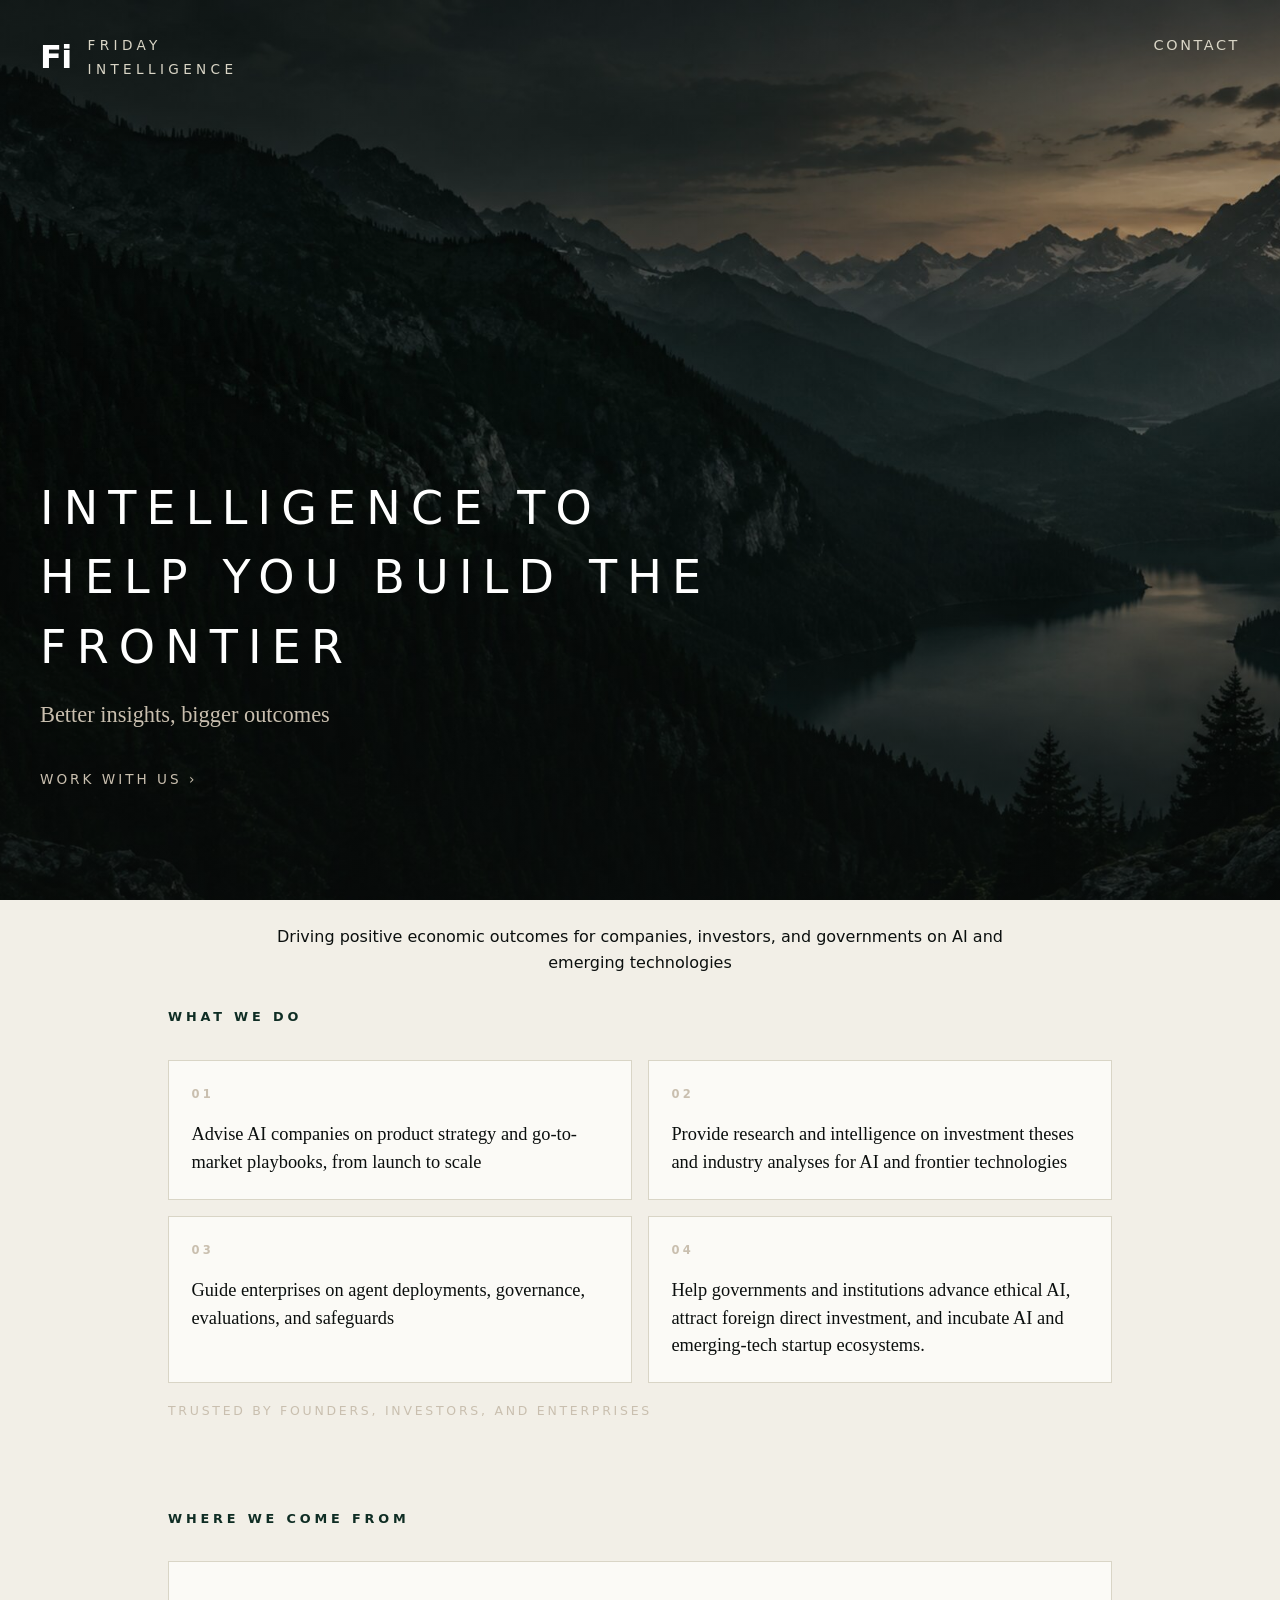
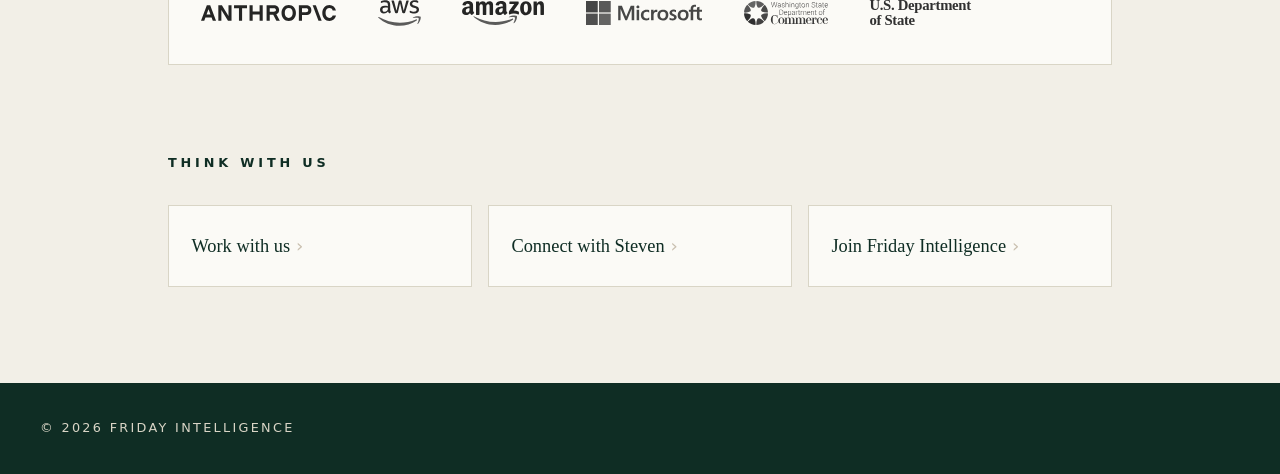
<file: index.html>
<!doctype html> 
<html lang="en">
<head>
  <meta charset="utf-8">
  <meta name="viewport" content="width=device-width, initial-scale=1">
  <meta http-equiv="Content-Security-Policy" content="default-src 'none'; style-src 'self' https://fonts.googleapis.com; font-src https://fonts.gstatic.com; img-src 'self' data: https://www.commerce.wa.gov https://*.google-analytics.com https://www.googletagmanager.com; script-src https://www.googletagmanager.com 'sha256-Y1R/5T9aXRZ3KK/ou1F8+eBunyAfJENvTmDaSAnxFBI='; connect-src https://*.google-analytics.com https://*.analytics.google.com https://www.googletagmanager.com; base-uri 'none'; form-action 'none'; upgrade-insecure-requests">
  <!-- Google tag (gtag.js) -->
  <script async src="https://www.googletagmanager.com/gtag/js?id=G-BL3PCDGRFW"></script>
  <script>
  window.dataLayer = window.dataLayer || [];
  function gtag(){dataLayer.push(arguments);}
  gtag('js', new Date());
  gtag('config', 'G-BL3PCDGRFW', {allow_google_signals: false, allow_ad_personalization_signals: false});
</script>
  <meta name="referrer" content="strict-origin-when-cross-origin">
  <title>Intelligence for the AI frontier | Friday Intelligence</title>
  <meta name="description" content="Friday Intelligence drives positive economic outcomes for companies, investors, and governments on AI and emerging technologies.">
  <meta name="author" content="Steven Maheshwary">
  <meta name="theme-color" content="#0F2D24">
  <meta name="color-scheme" content="dark light">
  <link rel="canonical" href="https://fridayintelligence.com/">
  <meta property="og:type" content="website">
  <meta property="og:site_name" content="Friday Intelligence">
  <meta property="og:title" content="Intelligence to help you build the frontier">
  <meta property="og:description" content="Driving positive economic outcomes for companies, investors, and governments on AI and emerging technologies through research and advisory.">
  <meta property="og:url" content="https://fridayintelligence.com/">
  <meta property="og:image" content="https://fridayintelligence.com/assets/og-image.png">
  <meta property="og:image:width" content="1200">
  <meta property="og:image:height" content="630">
  <meta property="og:image:alt" content="Friday Intelligence: Intelligence to help you build the frontier">
  <meta name="twitter:card" content="summary_large_image">
  <meta name="twitter:title" content="Friday Intelligence: Intelligence to help you build the frontier">
  <meta name="twitter:description" content="Driving positive economic outcomes for companies, investors, and governments on AI and emerging technologies.">
  <meta name="twitter:image" content="https://fridayintelligence.com/assets/og-image.png">
  <link rel="preconnect" href="https://fonts.googleapis.com">
  <link rel="preconnect" href="https://fonts.gstatic.com" crossorigin>
  <link href="https://fonts.googleapis.com/css2?family=Inter:wght@400;500;600;700&family=Newsreader:opsz,wght@6..72,400;6..72,500&display=swap" rel="stylesheet">
  <link rel="icon" type="image/svg+xml" href="data:image/svg+xml,%3Csvg xmlns='http://www.w3.org/2000/svg' viewBox='0 0 64 64'%3E%3Crect width='64' height='64' rx='12' fill='%230F2D24'/%3E%3Ctext x='32' y='45' text-anchor='middle' font-family='Inter,Arial,sans-serif' font-size='34' font-weight='700' fill='%23ffffff'%3EFi%3C/text%3E%3C/svg%3E">
  <link rel="stylesheet" href="assets/css/site.v2.css">
</head>
<body>
  <a class="skip-link" href="#main">Skip to content</a>

  <section class="hero" aria-labelledby="hero-title">
    <header class="hero-header">
      <a class="brand" href="/" aria-label="Friday Intelligence, home">
        <span class="brand-mark">Fi</span>
        <span class="brand-word">Friday<br>Intelligence</span>
      </a>
      <nav class="site-nav" aria-label="Primary">
        <a href="mailto:steven@fridayintelligence.com">Contact</a>
      </nav>
    </header>
    <div class="hero-body">
      <h1 id="hero-title">Intelligence to help you build the frontier</h1>
      <p class="hero-tagline">Better insights, bigger outcomes</p>
      <p class="hero-cta"><a class="arrow-link" href="mailto:steven@fridayintelligence.com">Work with us</a></p>
    </div>
  </section>

  <main id="main">
    <p>Driving positive economic outcomes for companies, investors, and governments on AI and emerging technologies</p>
    <section class="block" aria-labelledby="what">
      <h2 id="what">What we do</h2>
      <ul class="cards">
        <li data-n="01">Advise AI companies on product strategy and go-to-market playbooks, from launch to scale</li>
        <li data-n="02">Provide research and intelligence on investment theses and industry analyses for AI and frontier technologies</li>
        <li data-n="03">Guide enterprises on agent deployments, governance, evaluations, and safeguards</li>
        <li data-n="04">Help governments and institutions advance ethical AI, attract foreign direct investment, and incubate AI and emerging-tech startup ecosystems.</li>
      </ul>
      <p class="logo-caption">Trusted by founders, investors, and enterprises</p>
    </section>

    <section class="block" aria-labelledby="where">
      <h2 id="where">Where we come from</h2>
      <p class="logos logo-card">
        <img src="assets/logos/anthropic.svg" alt="Anthropic">
        <img src="assets/logos/aws.svg" alt="AWS">
        <img src="assets/logos/amazon.svg" alt="Amazon">
        <img src="assets/logos/microsoft.svg" alt="Microsoft">
        <img src="assets/logos/1-wa-commerce.svg" alt="Washington State Department of Commerce" style="height:2.25rem;max-width:100%;width:auto">
        <span class="state-wordmark">U.S. Department<br>of State</span>
      </p>
    </section>
    <section class="block" aria-labelledby="think">
      <h2 id="think">Think with us</h2>
      <ul class="thinkgrid">
        <li><a href="mailto:steven@fridayintelligence.com">Work with us</a></li>
        <li><a href="https://www.linkedin.com/in/snmahesh" target="_blank" rel="noopener">Connect with Steven</a></li>
        <li><a href="/join">Join Friday Intelligence</a></li>
      </ul>
    </section>
  </main>

  <footer class="site-footer">
    <p>© 2026 Friday Intelligence</p>
  </footer>
</body>
</html>
</file>
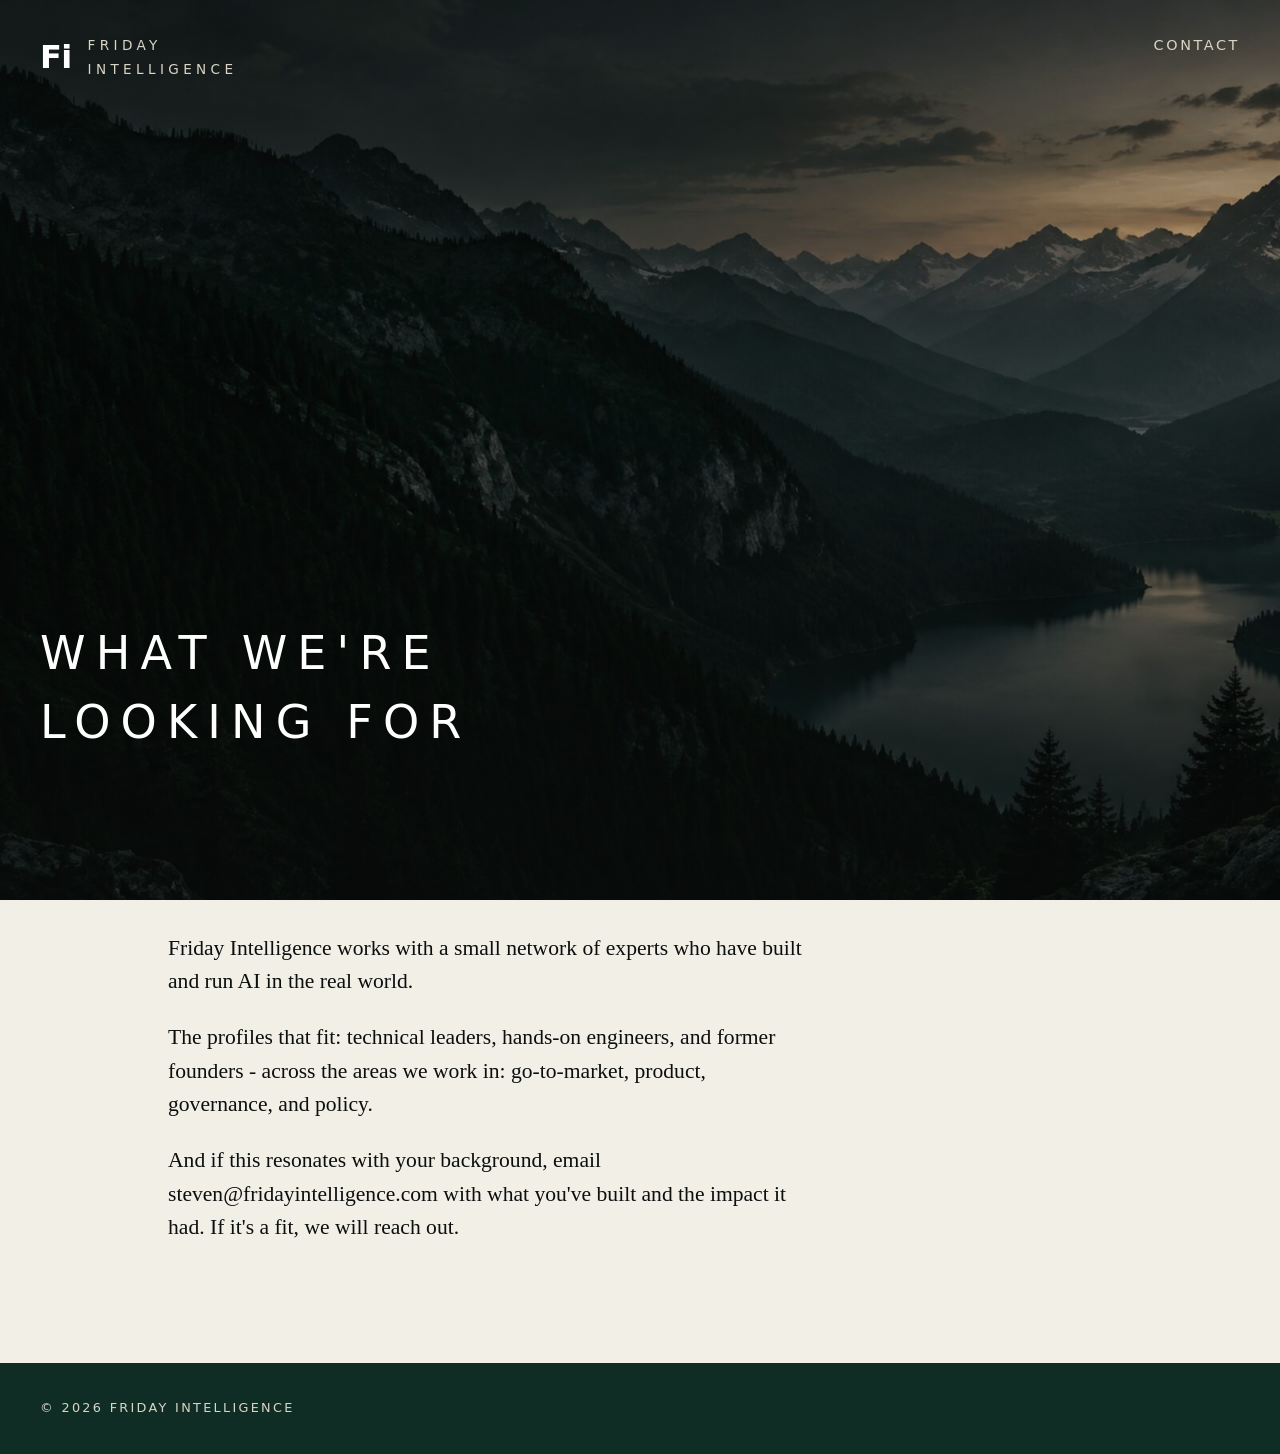
<file: join.html>
<!doctype html>
<html lang="en">
<head>
  <meta charset="utf-8">
  <meta name="viewport" content="width=device-width, initial-scale=1">
  <meta http-equiv="Content-Security-Policy" content="default-src 'none'; style-src 'self' https://fonts.googleapis.com; font-src https://fonts.gstatic.com; img-src 'self' data: https://www.commerce.wa.gov https://*.google-analytics.com https://www.googletagmanager.com; script-src https://www.googletagmanager.com 'sha256-Y1R/5T9aXRZ3KK/ou1F8+eBunyAfJENvTmDaSAnxFBI='; connect-src https://*.google-analytics.com https://*.analytics.google.com https://www.googletagmanager.com; base-uri 'none'; form-action 'none'; upgrade-insecure-requests">
  <!-- Google tag (gtag.js) -->
  <script async src="https://www.googletagmanager.com/gtag/js?id=G-BL3PCDGRFW"></script>
  <script>
  window.dataLayer = window.dataLayer || [];
  function gtag(){dataLayer.push(arguments);}
  gtag('js', new Date());
  gtag('config', 'G-BL3PCDGRFW', {allow_google_signals: false, allow_ad_personalization_signals: false});
</script>
  <meta name="referrer" content="strict-origin-when-cross-origin">
  <title>Work with Friday Intelligence as an AI expert</title>
  <meta name="description" content="Friday Intelligence works with a small network of experts who built and ran AI in the real world, across go-to-market, product, governance, and policy.">
  <meta name="author" content="Steven Maheshwary">
  <meta name="theme-color" content="#0F2D24">
  <meta name="color-scheme" content="dark light">
  <link rel="canonical" href="https://fridayintelligence.com/join">
  <meta property="og:type" content="website">
  <meta property="og:site_name" content="Friday Intelligence">
  <meta property="og:title" content="What we're looking for at Friday Intelligence">
  <meta property="og:description" content="Friday Intelligence works with technical leaders, hands-on engineers, and former founders who built and ran AI in the real world, across go-to-market, product, governance, and policy.">
  <meta property="og:url" content="https://fridayintelligence.com/join">
  <meta property="og:image" content="https://fridayintelligence.com/assets/og-image.png">
  <meta property="og:image:width" content="1200">
  <meta property="og:image:height" content="630">
  <meta property="og:image:alt" content="Friday Intelligence: Intelligence to help you build the frontier">
  <meta name="twitter:card" content="summary_large_image">
  <meta name="twitter:title" content="Work with Friday Intelligence">
  <meta name="twitter:description" content="For technical leaders, engineers, and former founders who built and ran AI in the real world.">
  <meta name="twitter:image" content="https://fridayintelligence.com/assets/og-image.png">
  <link rel="preconnect" href="https://fonts.googleapis.com">
  <link rel="preconnect" href="https://fonts.gstatic.com" crossorigin>
  <link href="https://fonts.googleapis.com/css2?family=Inter:wght@400;500;600;700&family=Newsreader:opsz,wght@6..72,400;6..72,500&display=swap" rel="stylesheet">
  <link rel="icon" type="image/svg+xml" href="data:image/svg+xml,%3Csvg xmlns='http://www.w3.org/2000/svg' viewBox='0 0 64 64'%3E%3Crect width='64' height='64' rx='12' fill='%230F2D24'/%3E%3Ctext x='32' y='45' text-anchor='middle' font-family='Inter,Arial,sans-serif' font-size='34' font-weight='700' fill='%23ffffff'%3EFi%3C/text%3E%3C/svg%3E">
  <link rel="stylesheet" href="assets/css/site.v2.css">
  <style>.lines.plain li::before { content: none; }</style>
</head>
<body>
  <a class="skip-link" href="#main">Skip to content</a>

  <section class="hero" aria-labelledby="hero-title">
    <header class="hero-header">
      <a class="brand" href="/" aria-label="Friday Intelligence, home">
        <span class="brand-mark">Fi</span>
        <span class="brand-word">Friday<br>Intelligence</span>
      </a>
      <nav class="site-nav" aria-label="Primary">
        <a href="mailto:steven@fridayintelligence.com">Contact</a>
      </nav>
    </header>
    <div class="hero-body">
      <h1 id="hero-title">What we're looking for</h1>
    </div>
  </section>

  <main id="main">
    <section class="block" aria-label="What we're looking for">
      <ul class="lines plain">
        <li>Friday Intelligence works with a small network of experts who have built and run AI in the real world.</li>
        <li>The profiles that fit: technical leaders, hands-on engineers, and former founders - across the areas we work in: go-to-market, product, governance, and policy.</li>
        <li>And if this resonates with your background, email <a href="mailto:steven@fridayintelligence.com">steven@fridayintelligence.com</a> with what you've built and the impact it had. If it's a fit, we will reach out.</li>
      </ul>
    </section>
  </main>

  <footer class="site-footer">
    <p>© 2026 Friday Intelligence</p>
  </footer>
</body>
</html>
</file>
<file: assets/css/site.v2.css>
/* Friday Intelligence - brand guide: Forest/Charcoal/Stone/Sand, letterspaced caps, frontier imagery */
:root {
  --forest: #0F2D24;
  --charcoal: #0B0F0E;
  --stone: #D9D5C6;
  --sand: #C9BFAF;
  --cream: #F2EFE7;
  --sans: "Inter", system-ui, -apple-system, "Segoe UI", sans-serif;
}
* { box-sizing: border-box; }
body {
  margin: 0;
  background: var(--cream);
  color: var(--charcoal);
  font-family: var(--sans);
  font-size: 16px;
  line-height: 1.6;
  -webkit-font-smoothing: antialiased;
  text-rendering: optimizeLegibility;
}
a { color: inherit; }
.skip-link { position: absolute; left: -9999px; top: 0; }
.skip-link:focus { left: 1rem; top: 1rem; }

/* Hero: full-viewport frontier image, brand lockup top-left */
.hero {
  position: relative;
  min-height: 100svh;
  display: flex; flex-direction: column;
  background: var(--forest) url("../hero.jpg") center / cover no-repeat;
  color: var(--stone);
}
.hero::before {
  content: "";
  position: absolute; inset: 0;
  background: linear-gradient(180deg, rgba(11,15,14,0.45) 0%, rgba(11,15,14,0.15) 40%, rgba(11,15,14,0.55) 100%);
}
.hero > * { position: relative; }
.hero-header {
  display: flex; justify-content: space-between; align-items: flex-start;
  padding: 2rem 2.5rem;
}
.brand { display: flex; align-items: center; gap: 1rem; text-decoration: none; }
.brand-mark {
  font-weight: 700; font-size: 2rem; letter-spacing: -0.02em;
  color: #fff;
}
.brand-word {
  font-size: 0.85rem; font-weight: 500;
  letter-spacing: 0.32em; text-transform: uppercase;
  line-height: 1.7;
  color: var(--stone);
}
.site-nav a {
  font-size: 0.9rem; font-weight: 500;
  letter-spacing: 0.18em; text-transform: uppercase;
  color: var(--stone); text-decoration: none;
}
.site-nav a:hover { color: #fff; }
.hero-body {
  flex: 1;
  display: flex; flex-direction: column; justify-content: flex-end;
  padding: 0 2.5rem 12vh;
  max-width: 60rem;
}
.hero h1 {
  font-weight: 500;
  font-size: clamp(1.7rem, 3.6vw, 2.9rem);
  letter-spacing: 0.22em; text-transform: uppercase;
  line-height: 1.5;
  margin: 0 0 2.2rem;
  max-width: 24ch;
  color: #fff;
}
.hero-tagline {
  font-family: 'Newsreader', Georgia, serif;
  font-weight: 400;
  font-size: clamp(1.05rem, 1.8vw, 1.4rem);
  line-height: 1.5;
  margin: -1.2rem 0 2.2rem;
  color: var(--sand);
}
.hero-cta { margin: 0; }
.arrow-link {
  font-size: 0.85rem; font-weight: 500;
  letter-spacing: 0.22em; text-transform: uppercase;
  color: var(--sand);
  text-decoration: none;
}

.lines.plain li::before { content: none; }
.arrow-link::after { content: " ›"; }
.arrow-link:hover { color: #fff; }

/* Sections */
main { max-width: 64rem; margin: 0 auto; padding: 0 2.5rem; }
main > p:first-child { max-width: 48rem; margin: 1.5rem auto 0; text-align: center; }
main > .block:first-of-type { padding-top: 2rem; }
.block { padding: 4.5rem 0 1rem; }
.block h2 {
  font-size: 0.8rem; font-weight: 600;
  letter-spacing: 0.3em; text-transform: uppercase;
  color: var(--forest);
  margin: 0 0 2rem;
}
.lines { list-style: none; margin: 0; padding: 0; max-width: 40rem; }
.lines li {
  font-family: 'Newsreader', Georgia, serif;
  font-size: 1.35rem; font-weight: 400;
  line-height: 1.55;
  margin: 0 0 1.4rem;
  color: var(--charcoal);
}
.lines li::before { content: "\2026\00a0 "; color: var(--sand); }
.lines li a { color: inherit; text-decoration: none; border-bottom: 1px solid transparent; transition: border-color .2s; }
.lines li a:hover { border-bottom-color: var(--sand); }

.logos {
  display: flex; flex-wrap: wrap;
  gap: 1.2rem 2.6rem;
  align-items: center;
  margin: 0;
}
.logos img {
  height: 1.5rem; width: auto;
  filter: grayscale(1) brightness(0.45); opacity: 0.9;
}
.logos img[alt="Anthropic"] { height: 0.95rem; }
.logos img[alt="AWS"] { height: 1.6rem; }
.logos img[alt="Amazon"] { height: 1.55rem; }
.logos img[alt="Microsoft"] { height: 1.55rem; }
.state-wordmark { color: #303030; font-family: Georgia, serif; font-size: 0.92rem; font-weight: 700; line-height: 1.05; letter-spacing: -0.02em; white-space: nowrap; }
.logo-caption {
  margin: 1.1rem 0 0;
  font-size: 0.78rem; font-weight: 500;
  letter-spacing: 0.22em; text-transform: uppercase;
  color: var(--sand);
}

.site-footer {
  margin-top: 5rem;
  background: var(--forest);
  color: var(--stone);
  padding: 2.2rem 2.5rem;
  font-size: 0.8rem;
  letter-spacing: 0.18em; text-transform: uppercase;
}
.site-footer p { margin: 0; }

@media (max-width: 640px) {
  .hero-header { padding: 1.4rem 1.4rem; }
  .hero-body { padding: 0 1.4rem 10vh; }
  .hero h1 { letter-spacing: 0.16em; }
  main { padding: 0 1.4rem; }
  main > p:first-child { margin-top: 1.25rem; }
  main > .block:first-of-type { padding-top: 1.5rem; }
}

/* Treatment A - cards (Steven's pick 9/25; Think with us kept light to match) */
.cards { list-style:none; margin:0; padding:0; display:grid; gap:1rem; grid-template-columns:repeat(2,1fr); max-width:none; }
.cards li {
  background:#FBFAF6; border:1px solid var(--stone);
  padding:1.6rem 1.4rem 1.4rem; margin:0;
  font-family:'Newsreader',Georgia,serif; font-size:1.15rem; line-height:1.5;
}
.cards li::before {
  content:attr(data-n); display:block;
  font-family:var(--sans); font-size:0.72rem; font-weight:600;
  letter-spacing:0.3em; color:var(--sand); margin-bottom:1.1rem;
}
.logo-card {
  background:#FBFAF6; border:1px solid var(--stone);
  padding:2.2rem 2rem;
}
.thinkgrid { list-style:none; margin:0; padding:0; display:grid; gap:1rem; grid-template-columns:repeat(3,1fr); max-width:none; }
.thinkgrid li { background:#FBFAF6; border:1px solid var(--stone); padding:1.6rem 1.4rem; margin:0; }
.thinkgrid li a {
  color:var(--forest); text-decoration:none;
  font-family:'Newsreader',Georgia,serif; font-size:1.15rem; line-height:1.5; display:block;
}
.thinkgrid li a::after { content:" ›"; color:var(--sand); font-family:var(--sans); }
.thinkgrid li a:hover { text-decoration:underline; text-underline-offset:4px; text-decoration-color:var(--sand); }
@media (max-width:640px){ .cards,.thinkgrid{ grid-template-columns:1fr; } }
</file>
